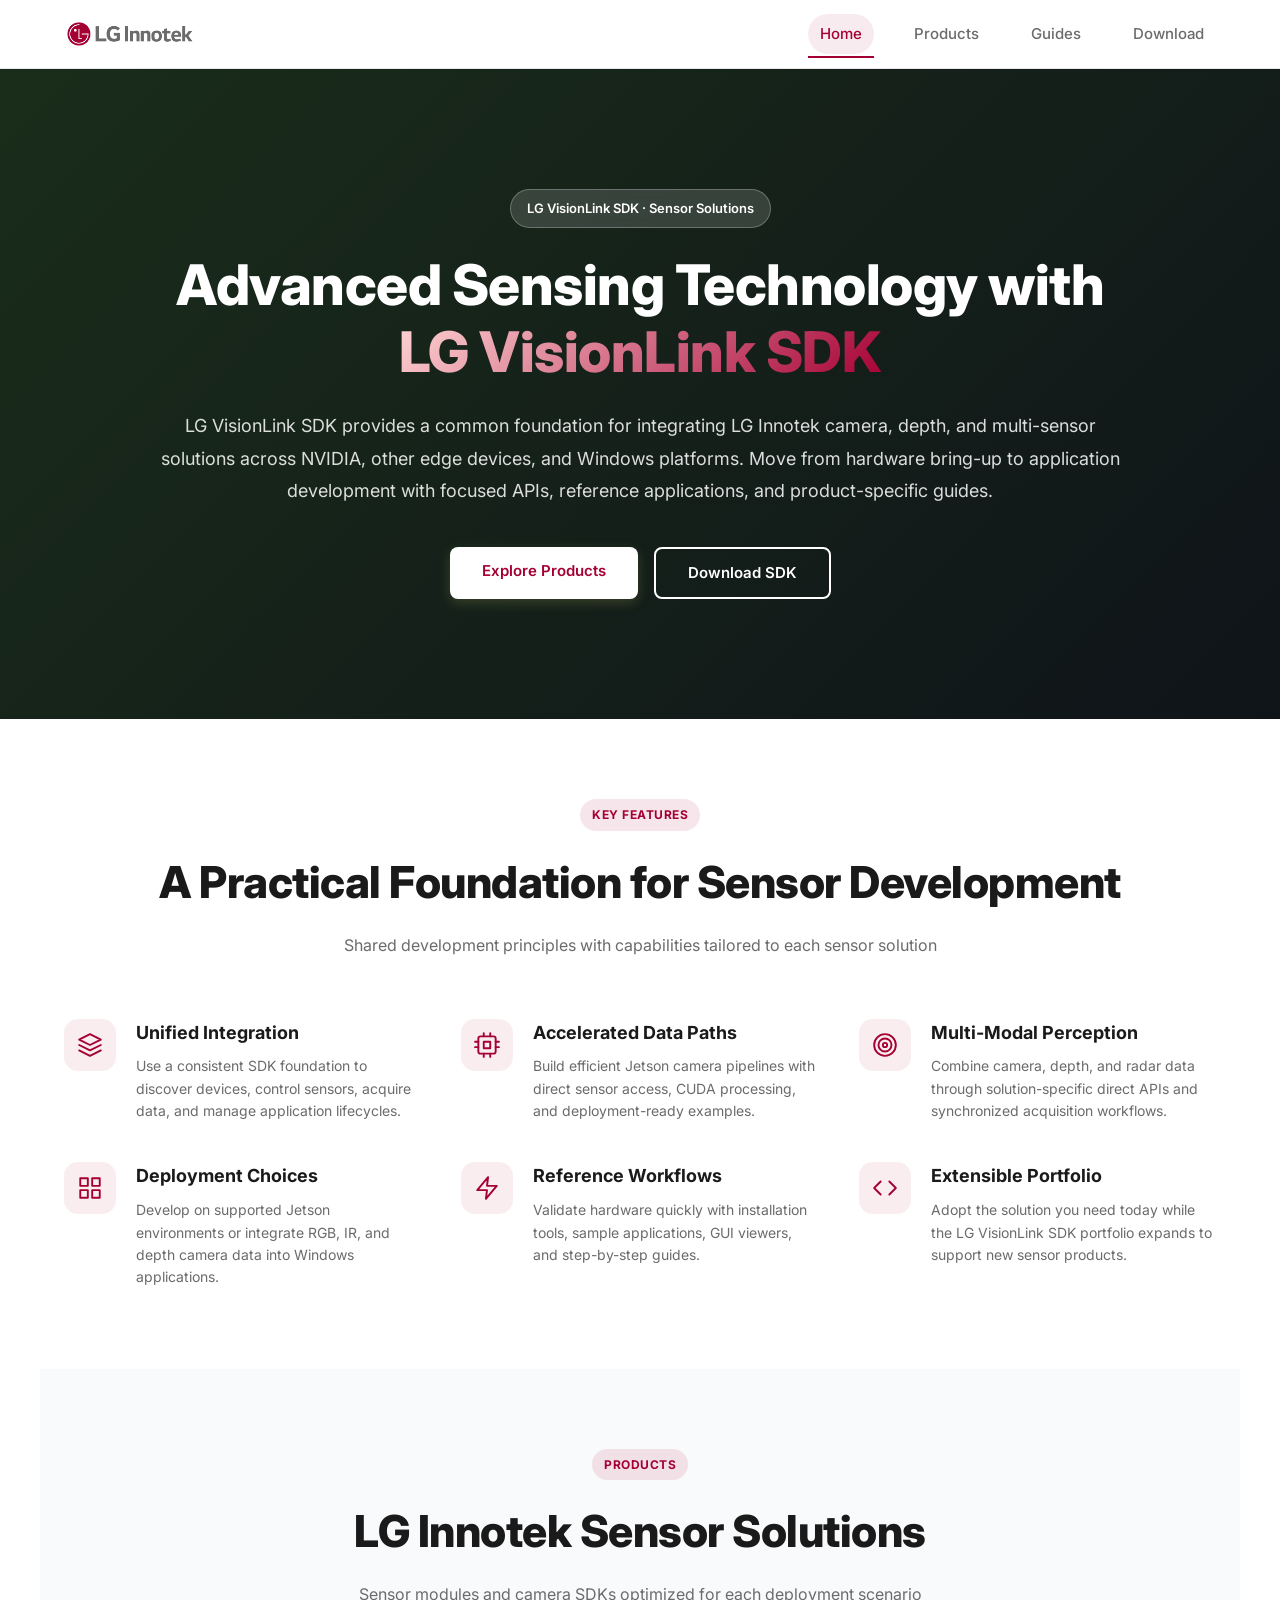
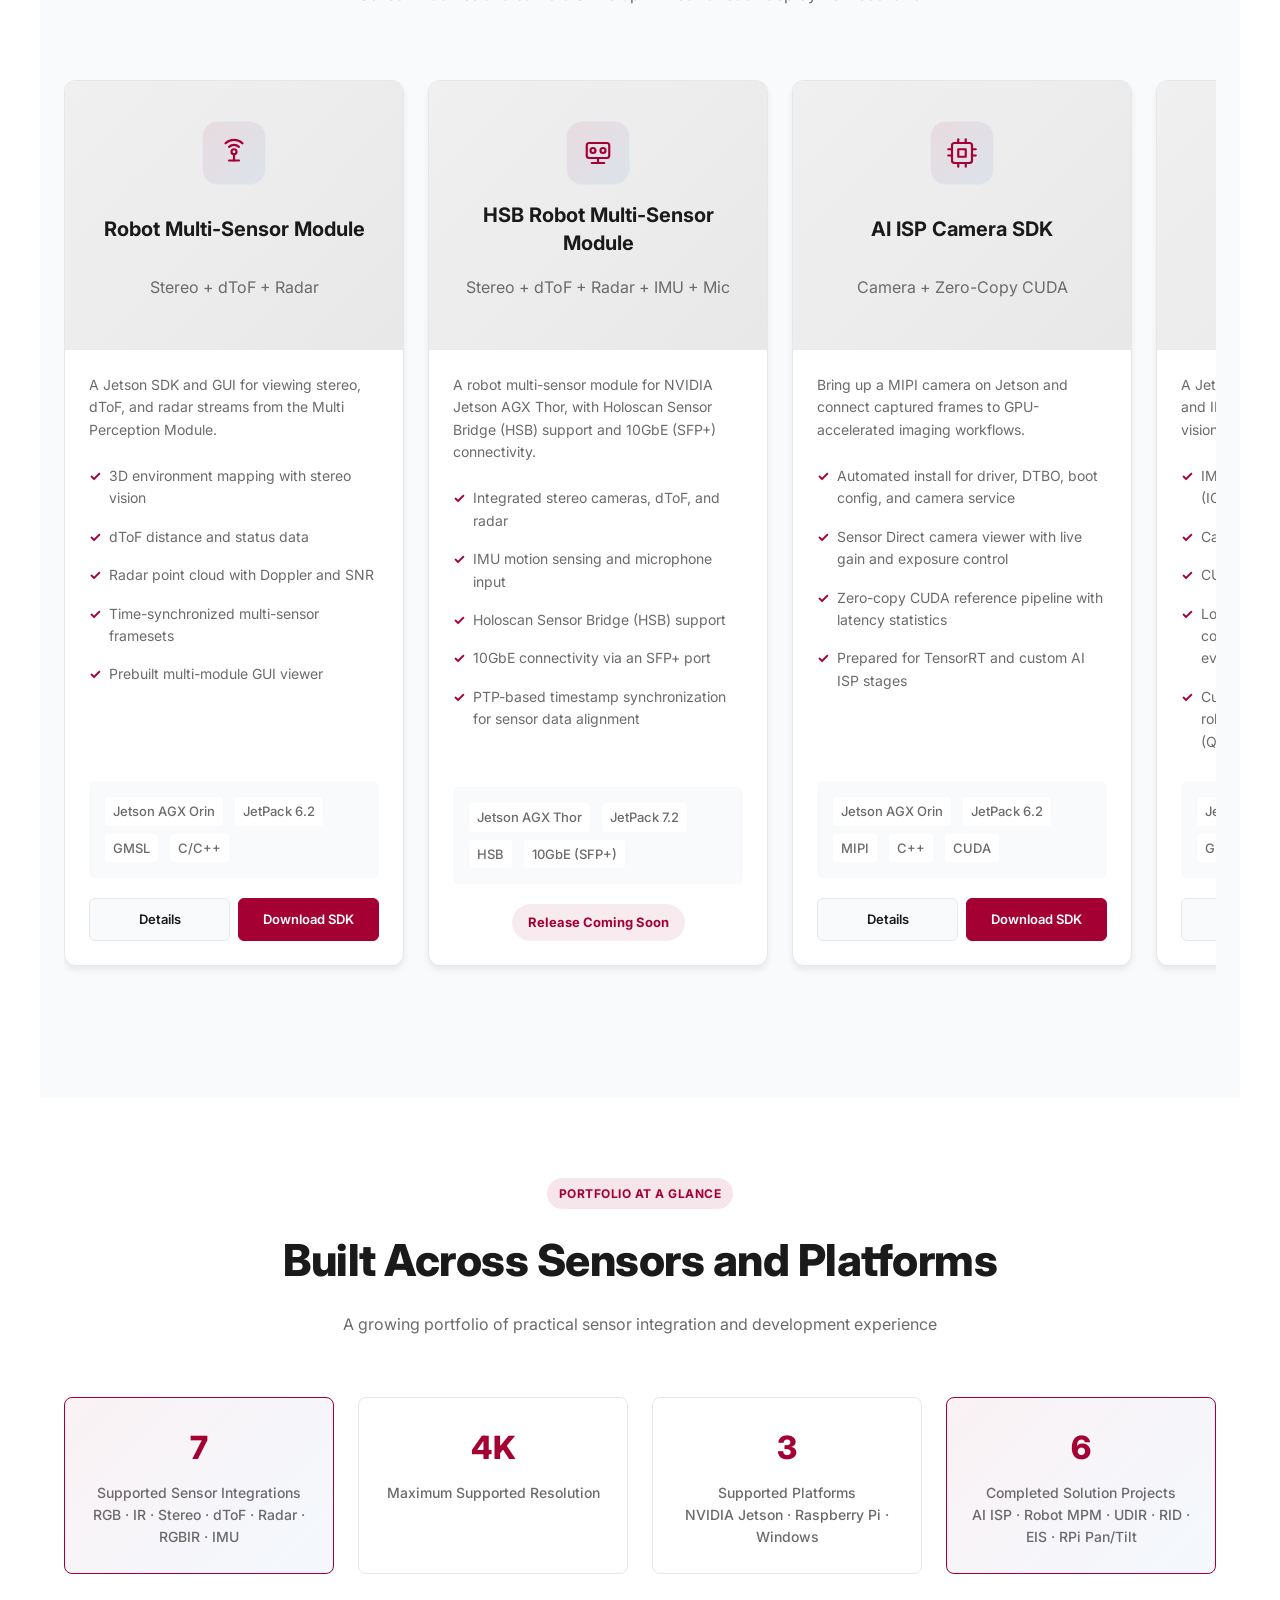
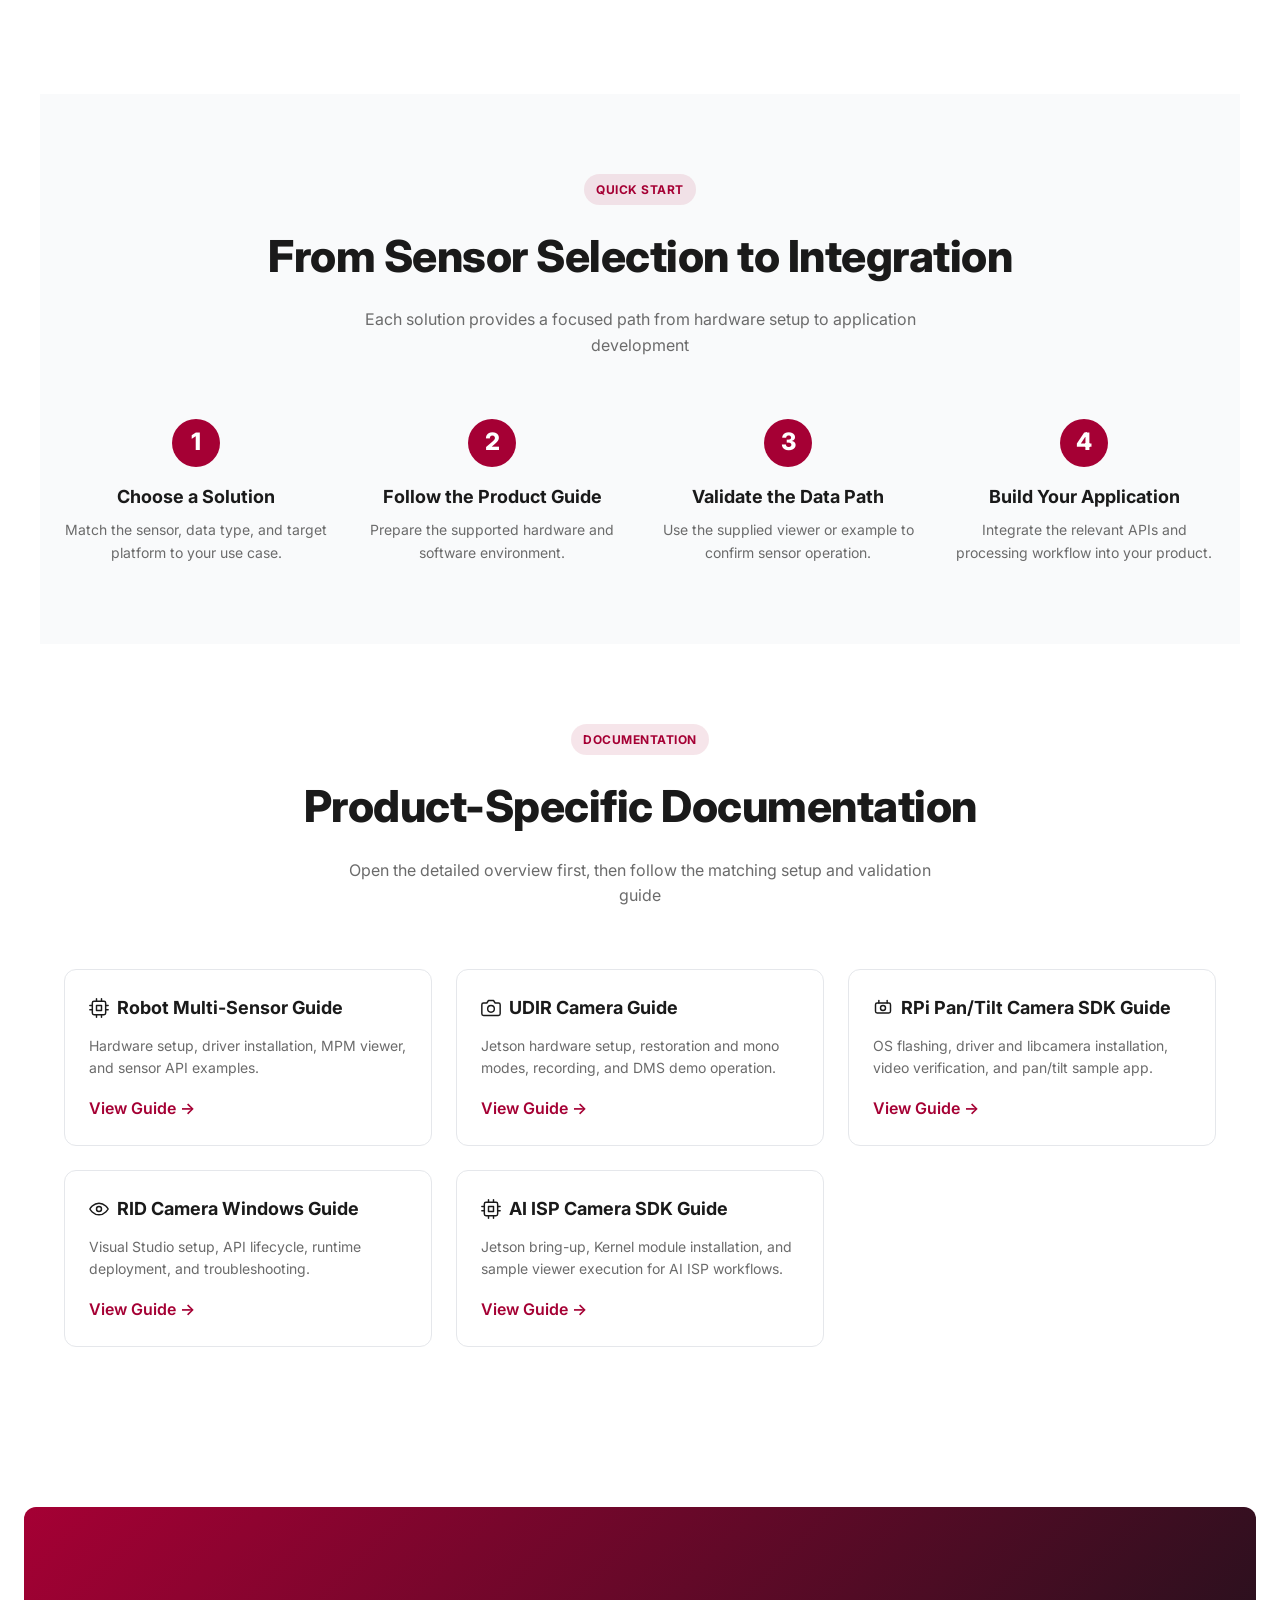
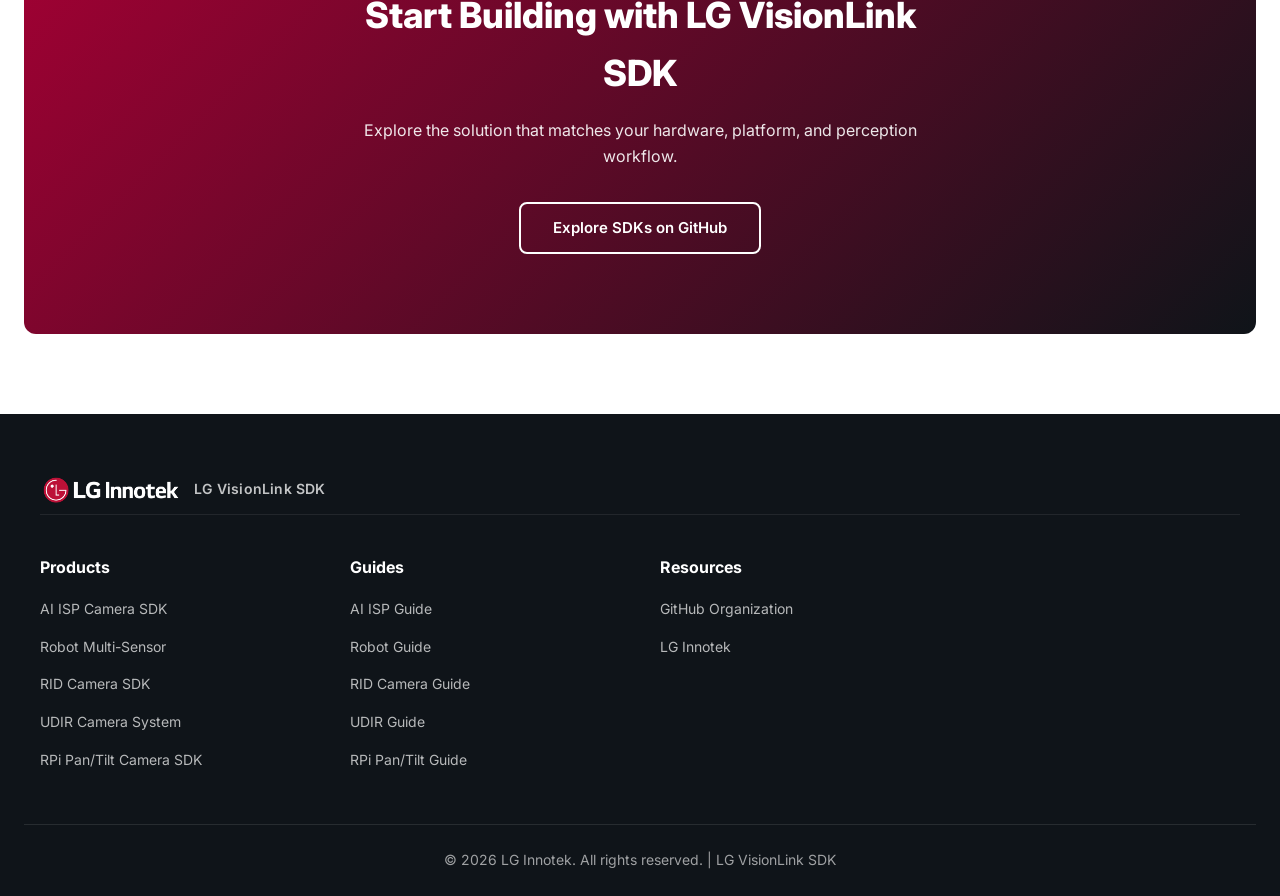
<file: index.html>
<!DOCTYPE html>
<html lang="en">

<head>
  <meta charset="UTF-8" />
  <meta name="viewport" content="width=device-width, initial-scale=1.0" />
  <meta name="description"
    content="LG VisionLink SDK connects LG Innotek camera, depth, and multi-sensor solutions through deployment-ready APIs, tools, examples, and guides." />
  <title>LG VisionLink SDK</title>
  <link rel="preconnect" href="https://fonts.googleapis.com" />
  <link rel="preconnect" href="https://fonts.gstatic.com" crossorigin />
  <link href="https://fonts.googleapis.com/css2?family=Inter:wght@400;500;600;700;800;900&display=swap"
    rel="stylesheet" />
  <link rel="icon" href="assets/LG_logo.png?v=20260709" type="image/png" />
  <link rel="stylesheet" href="styles.css?v=20260709" />
</head>

<body>

  <!-- Header -->
  <header>
    <div class="header-inner">
      <a data-link="home" class="logo">
        <img src="assets/logo-lginnotek.png" alt="LG Innotek logo" class="logo-image" />
        <span class="sr-only">LG VisionLink SDK</span>
      </a>
      <nav>
        <a data-link="home" class="active">Home</a>
        <a data-link="products">Products</a>
        <details class="nav-dropdown">
          <summary>Guides</summary>
          <div class="dropdown-menu">
            <details class="sub-nav-dropdown">
              <summary>Robot Multi-Sensor</summary>
              <div class="sub-dropdown-menu">
                <a data-link="robotDetails">Details</a>
                <a data-link="robotGuide">Guide</a>
              </div>
            </details>
            <details class="sub-nav-dropdown">
              <summary>AI ISP Camera SDK</summary>
              <div class="sub-dropdown-menu">
                <a data-link="aiispDetails">Details</a>
                <a data-link="aiispGuide">Guide</a>
              </div>
            </details>
            <details class="sub-nav-dropdown">
              <summary>RID Camera SDK</summary>
              <div class="sub-dropdown-menu">
                <a data-link="dmsDetails">Details</a>
                <a data-link="dmsGuide">Guide</a>
              </div>
            </details>
            <details class="sub-nav-dropdown">
              <summary>UDIR Camera</summary>
              <div class="sub-dropdown-menu">
                <a data-link="underdisplayDetails">Details</a>
                <a data-link="underdisplayGuide">Guide</a>
              </div>
            </details>
            <details class="sub-nav-dropdown">
              <summary>RPi Pan/Tilt Camera SDK</summary>
              <div class="sub-dropdown-menu">
                <a data-link="rpiDetails">Details</a>
                <a data-link="rpiGuide">Guide</a>
              </div>
            </details>
          </div>
        </details>
        <a data-link="sdkPages" target="_blank" rel="noopener">Download</a>
      </nav>
    </div>
  </header>

  <!-- Hero Section -->
  <section class="hero">
    <div class="hero-inner">
      <div class="hero-badge">LG VisionLink SDK · Sensor Solutions</div>
      <h1>Advanced Sensing Technology with <br /><span>LG VisionLink SDK</span></h1>
      <p>
        LG VisionLink SDK provides a common foundation for integrating LG Innotek camera,
        depth, and multi-sensor solutions across NVIDIA, other edge devices, and Windows platforms. Move from hardware
        bring-up to application development with focused APIs, reference applications,
        and product-specific guides.
      </p>
      <div class="hero-actions">
        <a data-link="products" class="btn btn-primary">Explore Products</a>
        <a data-link="allSdks" target="_blank" rel="noopener" class="btn btn-secondary">Download SDK</a>
      </div>
    </div>
  </section>

  <!-- Key Features -->
  <section class="section">
    <div class="section-header">
      <div class="section-badge">Key Features</div>
      <h2>A Practical Foundation for Sensor Development</h2>
      <p>Shared development principles with capabilities tailored to each sensor solution</p>
    </div>
    <div class="features-list">
      <div class="feature-item">
        <div class="feature-icon"><svg viewBox="0 0 24 24" fill="none" stroke="currentColor" stroke-width="1.75"
            stroke-linecap="round" stroke-linejoin="round">
            <polygon points="12 2 2 7 12 12 22 7 12 2" />
            <polyline points="2 17 12 22 22 17" />
            <polyline points="2 12 12 17 22 12" />
          </svg></div>
        <div class="feature-content">
          <h3>Unified Integration</h3>
          <p>Use a consistent SDK foundation to discover devices, control sensors, acquire data, and manage application
            lifecycles.</p>
        </div>
      </div>
      <div class="feature-item">
        <div class="feature-icon"><svg viewBox="0 0 24 24" fill="none" stroke="currentColor" stroke-width="1.75"
            stroke-linecap="round" stroke-linejoin="round">
            <rect x="4" y="4" width="16" height="16" rx="2" />
            <rect x="9" y="9" width="6" height="6" />
            <line x1="9" y1="1" x2="9" y2="4" />
            <line x1="15" y1="1" x2="15" y2="4" />
            <line x1="9" y1="20" x2="9" y2="23" />
            <line x1="15" y1="20" x2="15" y2="23" />
            <line x1="20" y1="9" x2="23" y2="9" />
            <line x1="20" y1="14" x2="23" y2="14" />
            <line x1="1" y1="9" x2="4" y2="9" />
            <line x1="1" y1="14" x2="4" y2="14" />
          </svg></div>
        <div class="feature-content">
          <h3>Accelerated Data Paths</h3>
          <p>Build efficient Jetson camera pipelines with direct sensor access, CUDA processing, and deployment-ready
            examples.</p>
        </div>
      </div>
      <div class="feature-item">
        <div class="feature-icon"><svg viewBox="0 0 24 24" fill="none" stroke="currentColor" stroke-width="1.75"
            stroke-linecap="round" stroke-linejoin="round">
            <circle cx="12" cy="12" r="10" />
            <circle cx="12" cy="12" r="6" />
            <circle cx="12" cy="12" r="2" />
          </svg></div>
        <div class="feature-content">
          <h3>Multi-Modal Perception</h3>
          <p>Combine camera, depth, and radar data through solution-specific direct APIs and synchronized acquisition
            workflows.</p>
        </div>
      </div>
      <div class="feature-item">
        <div class="feature-icon"><svg viewBox="0 0 24 24" fill="none" stroke="currentColor" stroke-width="1.75"
            stroke-linecap="round" stroke-linejoin="round">
            <rect x="3" y="3" width="7" height="7" />
            <rect x="14" y="3" width="7" height="7" />
            <rect x="14" y="14" width="7" height="7" />
            <rect x="3" y="14" width="7" height="7" />
          </svg></div>
        <div class="feature-content">
          <h3>Deployment Choices</h3>
          <p>Develop on supported Jetson environments or integrate RGB, IR, and depth camera data into Windows
            applications.</p>
        </div>
      </div>
      <div class="feature-item">
        <div class="feature-icon"><svg viewBox="0 0 24 24" fill="none" stroke="currentColor" stroke-width="1.75"
            stroke-linecap="round" stroke-linejoin="round">
            <polygon points="13 2 3 14 12 14 11 22 21 10 12 10 13 2" />
          </svg></div>
        <div class="feature-content">
          <h3>Reference Workflows</h3>
          <p>Validate hardware quickly with installation tools, sample applications, GUI viewers, and step-by-step
            guides.</p>
        </div>
      </div>
      <div class="feature-item">
        <div class="feature-icon"><svg viewBox="0 0 24 24" fill="none" stroke="currentColor" stroke-width="1.75"
            stroke-linecap="round" stroke-linejoin="round">
            <polyline points="16 18 22 12 16 6" />
            <polyline points="8 6 2 12 8 18" />
          </svg></div>
        <div class="feature-content">
          <h3>Extensible Portfolio</h3>
          <p>Adopt the solution you need today while the LG VisionLink SDK portfolio expands to support new sensor
            products.</p>
        </div>
      </div>
    </div>
  </section>

  <!-- Products Section -->
  <section class="section light" id="products">
    <div class="section-header">
      <div class="section-badge">Products</div>
      <h2>LG Innotek Sensor Solutions</h2>
      <p>Sensor modules and camera SDKs optimized for each deployment scenario</p>
    </div>
    <div class="products-grid">
      <!-- Product 1: Robot -->
      <div class="product-card">
        <div class="product-header">
          <div class="product-icon"><svg viewBox="0 0 24 24" fill="none" stroke="currentColor" stroke-width="1.75"
              stroke-linecap="round" stroke-linejoin="round" aria-hidden="true">
              <circle cx="12" cy="11" r="2" />
              <path d="M8.05 7.05a6 6 0 0 1 7.9 0" />
              <path d="M5.22 4.22a10 10 0 0 1 13.56 0" />
              <line x1="12" y1="13" x2="12" y2="18" />
              <line x1="8" y1="18" x2="16" y2="18" />
            </svg></div>
          <h3>Robot Multi-Sensor Module</h3>
          <p class="product-subtext">Stereo + dToF + Radar</p>
        </div>
        <div class="product-body">
          <p style="font-size: 14px; color: #6b6b6b; margin-bottom: 16px;">
            A Jetson SDK and GUI for viewing stereo, dToF, and radar streams from the Multi Perception Module.
          </p>
          <ul class="product-features">
            <li>3D environment mapping with stereo vision</li>
            <li>dToF distance and status data</li>
            <li>Radar point cloud with Doppler and SNR</li>
            <li>Time-synchronized multi-sensor framesets</li>
            <li>Prebuilt multi-module GUI viewer</li>
          </ul>
          <div class="product-specs">
            <span class="spec-tag">Jetson AGX Orin</span>
            <span class="spec-tag">JetPack 6.2</span>
            <span class="spec-tag">GMSL</span>
            <span class="spec-tag">C/C++</span>
          </div>
          <div class="product-actions">
            <a data-link="robotDetails" class="learn-more">Details</a>
            <a data-link="robotSdk" target="_blank" rel="noopener" class="download-btn">Download SDK</a>
          </div>
        </div>
      </div>

      <!-- HSB Robot Multi-Sensor Module: Release Coming Soon -->
      <div class="product-card product-card-upcoming">
        <div class="product-header">
          <div class="product-icon"><svg viewBox="0 0 24 24" fill="none" stroke="currentColor" stroke-width="1.75"
              stroke-linecap="round" stroke-linejoin="round" aria-hidden="true">
              <rect x="3" y="4" width="18" height="12" rx="2" />
              <circle cx="8" cy="10" r="2" />
              <circle cx="16" cy="10" r="2" />
              <path d="M12 16v4M7 20h10" />
            </svg></div>
          <h3>HSB Robot Multi-Sensor Module</h3>
          <p class="product-subtext">Stereo + dToF + Radar + IMU + Mic</p>
        </div>
        <div class="product-body">
          <p style="font-size: 14px; color: #6b6b6b; margin-bottom: 16px;">
            A robot multi-sensor module for NVIDIA Jetson AGX Thor, with Holoscan Sensor Bridge
            (HSB) support and 10GbE (SFP+) connectivity.
          </p>
          <ul class="product-features">
            <li>Integrated stereo cameras, dToF, and radar</li>
            <li>IMU motion sensing and microphone input</li>
            <li>Holoscan Sensor Bridge (HSB) support</li>
            <li>10GbE connectivity via an SFP+ port</li>
            <li>PTP-based timestamp synchronization for sensor data alignment</li>
          </ul>
          <div class="product-specs">
            <span class="spec-tag">Jetson AGX Thor</span>
            <span class="spec-tag">JetPack 7.2</span>
            <span class="spec-tag">HSB</span>
            <span class="spec-tag">10GbE (SFP+)</span>
          </div>
          <div class="product-availability">
            <span class="product-status">Release Coming Soon</span>
          </div>
        </div>
      </div>

      <!-- Product 2: AI ISP Camera SDK -->
      <div class="product-card">
        <div class="product-header">
          <div class="product-icon"><svg viewBox="0 0 24 24" fill="none" stroke="currentColor" stroke-width="1.75"
              stroke-linecap="round" stroke-linejoin="round">
              <rect x="4" y="4" width="16" height="16" rx="2" />
              <rect x="9" y="9" width="6" height="6" />
              <line x1="9" y1="1" x2="9" y2="4" />
              <line x1="15" y1="1" x2="15" y2="4" />
              <line x1="9" y1="20" x2="9" y2="23" />
              <line x1="15" y1="20" x2="15" y2="23" />
              <line x1="20" y1="9" x2="23" y2="9" />
              <line x1="20" y1="14" x2="23" y2="14" />
              <line x1="1" y1="9" x2="4" y2="9" />
              <line x1="1" y1="14" x2="4" y2="14" />
            </svg></div>
          <h3>AI ISP Camera SDK</h3>
          <p class="product-subtext">Camera + Zero-Copy CUDA</p>
        </div>
        <div class="product-body">
          <p style="font-size: 14px; color: #6b6b6b; margin-bottom: 16px;">
            Bring up a MIPI camera on Jetson and connect captured frames to GPU-accelerated imaging workflows.
          </p>
          <ul class="product-features">
            <li>Automated install for driver, DTBO, boot config, and camera service</li>
            <li>Sensor Direct camera viewer with live gain and exposure control</li>
            <li>Zero-copy CUDA reference pipeline with latency statistics</li>
            <li>Prepared for TensorRT and custom AI ISP stages</li>
          </ul>
          <div class="product-specs">
            <span class="spec-tag">Jetson AGX Orin</span>
            <span class="spec-tag">JetPack 6.2</span>
            <span class="spec-tag">MIPI</span>
            <span class="spec-tag">C++</span>
            <span class="spec-tag">CUDA</span>
          </div>
          <div class="product-actions">
            <a data-link="aiispDetails" class="learn-more">Details</a>
            <a data-link="aiispSdk" target="_blank" rel="noopener" class="download-btn">Download SDK</a>
          </div>
        </div>
      </div>

      <!-- Product 3: EIS Camera SDK -->
      <div class="product-card">
        <div class="product-header">
          <div class="product-icon"><svg viewBox="0 0 24 24" fill="none" stroke="currentColor" stroke-width="1.75"
              stroke-linecap="round" stroke-linejoin="round" aria-hidden="true">
              <path
                d="M8 3H5a2 2 0 0 0-2 2v3M16 3h3a2 2 0 0 1 2 2v3M21 16v3a2 2 0 0 1-2 2h-3M8 21H5a2 2 0 0 1-2-2v-3" />
              <circle cx="12" cy="12" r="3" />
            </svg></div>
          <h3>EIS Camera SDK</h3>
          <p class="product-subtext">Camera + IMU + Stabilization</p>
        </div>
        <div class="product-body">
          <p style="font-size: 14px; color: #6b6b6b; margin-bottom: 16px;">
            A Jetson SDK combining camera frames and IMU motion data to stabilize on-robot vision under dynamic motion.
          </p>
          <ul class="product-features">
            <li>IMU-driven real-time image stabilization<br />(ICM-45686-S · 6-axis · 400 Hz)</li>
            <li>Camera–IMU timestamp alignment</li>
            <li>CUDA-accelerated image warping</li>
            <li>Local viewer for EIS ON/OFF comparison, tuning, and signal evaluation</li>
            <li>Customizable tuning recipes for diverse robot motion profiles<br />(Quadruped · Biped · AMR · AVR)</li>
          </ul>
          <div class="product-specs">
            <span class="spec-tag">Jetson AGX Orin</span>
            <span class="spec-tag">JetPack 6.2</span>
            <span class="spec-tag">GMSL</span>
            <span class="spec-tag">C++</span>
            <span class="spec-tag">CUDA</span>
          </div>
          <div class="product-actions">
            <a href="http://150.150.87.159:8080/" target="_blank" rel="noopener" class="learn-more"
              title="Accessible only on the internal network">Access EIS · Internal Only</a>
          </div>
        </div>
      </div>

      <!-- Product 4: RID Camera SDK -->
      <div class="product-card">
        <div class="product-header">
          <div class="product-icon"><svg viewBox="0 0 24 24" fill="none" stroke="currentColor" stroke-width="1.75"
              stroke-linecap="round" stroke-linejoin="round">
              <path d="M1 12s4-7 11-7 11 7 11 7-4 7-11 7-11-7-11-7z" />
              <circle cx="12" cy="12" r="3" />
            </svg></div>
          <h3>RID Camera SDK</h3>
          <p class="product-subtext">RGB + IR + Structured-Light Depth</p>
        </div>
        <div class="product-body">
          <p style="font-size: 14px; color: #6b6b6b; margin-bottom: 16px;">
            A Windows C/C++ SDK for controlling the LG Innotek RID camera and acquiring images and 3D point clouds.
          </p>
          <ul class="product-features">
            <li>Five RGB, IR, depth, and dual capture modes</li>
            <li>Instant mode switching without stream restart</li>
            <li>BGR24 images and structured-light 3D points</li>
            <li>Runtime gain, exposure, and illumination control</li>
          </ul>
          <div class="product-specs">
            <span class="spec-tag">Windows</span>
            <span class="spec-tag">Jetson AGX Orin</span>
            <span class="spec-tag">GMSL</span>
            <span class="spec-tag">C++</span>
          </div>
          <div class="product-actions">
            <a data-link="dmsDetails" class="learn-more">Details</a>
            <a data-link="dmsSdk" target="_blank" rel="noopener" class="download-btn">Download SDK</a>
          </div>
        </div>
      </div>

      <!-- Product 5: UDIR Camera -->
      <div class="product-card">
        <div class="product-header">
          <div class="product-icon"><svg viewBox="0 0 24 24" fill="none" stroke="currentColor" stroke-width="1.75"
              stroke-linecap="round" stroke-linejoin="round">
              <path d="M23 19a2 2 0 0 1-2 2H3a2 2 0 0 1-2-2V8a2 2 0 0 1 2-2h4l2-3h6l2 3h4a2 2 0 0 1 2 2z" />
              <circle cx="12" cy="13" r="4" />
            </svg></div>
          <h3>UDIR Camera System</h3>
          <p class="product-subtext">Under Display Infrared Camera</p>
        </div>
        <div class="product-body">
          <p style="font-size: 14px; color: #6b6b6b; margin-bottom: 16px;">
            A DMS infrared camera concealed behind an automotive display, with Jetson AI restoring image quality
            degraded by panel transmission.
          </p>
          <ul class="product-features">
            <li>1280×960 RAW10 fixed-focus IR camera</li>
            <li>Less visually intrusive behind-display integration</li>
            <li>TensorRT and CUDA restoration of panel degradation</li>
            <li>Restored and standard mono viewing modes</li>
            <li>Face and eye-blink monitoring demo</li>
          </ul>
          <div class="product-specs">
            <span class="spec-tag">Jetson AGX Orin</span>
            <span class="spec-tag">JetPack 5</span>
            <span class="spec-tag">GMSL</span>
            <span class="spec-tag">Python</span>
            <span class="spec-tag">TensorRT</span>
          </div>
          <div class="product-actions">
            <a data-link="underdisplayDetails" class="learn-more">Details</a>
            <a data-link="underdisplaySdk" target="_blank" rel="noopener" class="download-btn">Download SDK</a>
          </div>
        </div>
      </div>

      <!-- Product 6: Raspberry Pi Pan/Tilt Camera SDK -->
      <div class="product-card">
        <div class="product-header">
          <div class="product-icon"><svg viewBox="0 0 24 24" fill="none" stroke="currentColor" stroke-width="1.75"
              stroke-linecap="round" stroke-linejoin="round" aria-hidden="true">
              <rect x="3" y="6" width="18" height="12" rx="2" />
              <circle cx="12" cy="12" r="3" />
              <line x1="7" y1="3" x2="7" y2="6" />
              <line x1="17" y1="3" x2="17" y2="6" />
            </svg></div>
          <h3>RPi Pan/Tilt Camera SDK</h3>
          <p class="product-subtext">Camera + ISP + Pan/Tilt</p>
        </div>
        <div class="product-body">
          <p style="font-size: 14px; color: #6b6b6b; margin-bottom: 16px;">
            A Raspberry Pi Zero 2 W package for bringing up a 4K camera with a custom libcamera build and a pan/tilt
            actuator.
          </p>
          <ul class="product-features">
            <li>One-step install of camera and tilt kernel drivers, DT overlay, and libcamera</li>
            <li>3840×2160 and binned 2016×1512 RAW10 modes</li>
            <li>ISP-tuned libcamera build for rpicam-* apps</li>
            <li>pantilt-viewer sample with live preview and JPEG capture</li>
          </ul>
          <div class="product-specs">
            <span class="spec-tag">Raspberry Pi Zero 2 W</span>
            <span class="spec-tag">Bookworm 32-bit</span>
            <span class="spec-tag">MIPI</span>
            <span class="spec-tag">libcamera</span>
            <span class="spec-tag">C++</span>
          </div>
          <div class="product-actions">
            <a data-link="rpiDetails" class="learn-more">Details</a>
            <a data-link="rpiSdk" download class="download-btn">Download SDK</a>
          </div>
        </div>
      </div>
    </div>
  </section>

  <!-- Portfolio at a Glance -->
  <section class="section">
    <div class="section-header">
      <div class="section-badge">Portfolio at a Glance</div>
      <h2>Built Across Sensors and Platforms</h2>
      <p>A growing portfolio of practical sensor integration and development experience</p>
    </div>
    <div class="tech-specs">
      <div class="spec-card highlight">
        <div class="spec-number">7</div>
        <div class="spec-label">Supported Sensor Integrations<br />RGB · IR · Stereo · dToF · Radar · RGBIR · IMU</div>
      </div>
      <div class="spec-card">
        <div class="spec-number">4K</div>
        <div class="spec-label">Maximum Supported Resolution</div>
      </div>
      <div class="spec-card">
        <div class="spec-number">3</div>
        <div class="spec-label">Supported Platforms<br />NVIDIA Jetson · Raspberry Pi · Windows</div>
      </div>
      <div class="spec-card highlight">
        <div class="spec-number">6</div>
        <div class="spec-label">Completed Solution Projects<br />AI ISP · Robot MPM · UDIR · RID · EIS · RPi Pan/Tilt
        </div>
      </div>
    </div>
  </section>

  <!-- Quick Start -->
  <section class="section light">
    <div class="section-header">
      <div class="section-badge">Quick Start</div>
      <h2>From Sensor Selection to Integration</h2>
      <p>Each solution provides a focused path from hardware setup to application development</p>
    </div>
    <div style="display: grid; grid-template-columns: repeat(auto-fit, minmax(250px, 1fr)); gap: 32px;">
      <div style="text-align: center;">
        <div
          style="background: linear-gradient(135deg, #a50034, #a50034); color: white; width: 48px; height: 48px; border-radius: 50%; display: flex; align-items: center; justify-content: center; font-size: 24px; font-weight: 800; margin: 0 auto 16px;">
          1</div>
        <h3 style="font-size: 18px; font-weight: 700; margin-bottom: 8px;">Choose a Solution</h3>
        <p style="font-size: 14px; color: #6b6b6b;">Match the sensor, data type, and target platform to your use case.
        </p>
      </div>
      <div style="text-align: center;">
        <div
          style="background: linear-gradient(135deg, #a50034, #a50034); color: white; width: 48px; height: 48px; border-radius: 50%; display: flex; align-items: center; justify-content: center; font-size: 24px; font-weight: 800; margin: 0 auto 16px;">
          2</div>
        <h3 style="font-size: 18px; font-weight: 700; margin-bottom: 8px;">Follow the Product Guide</h3>
        <p style="font-size: 14px; color: #6b6b6b;">Prepare the supported hardware and software environment.</p>
      </div>
      <div style="text-align: center;">
        <div
          style="background: linear-gradient(135deg, #a50034, #a50034); color: white; width: 48px; height: 48px; border-radius: 50%; display: flex; align-items: center; justify-content: center; font-size: 24px; font-weight: 800; margin: 0 auto 16px;">
          3</div>
        <h3 style="font-size: 18px; font-weight: 700; margin-bottom: 8px;">Validate the Data Path</h3>
        <p style="font-size: 14px; color: #6b6b6b;">Use the supplied viewer or example to confirm sensor operation.</p>
      </div>
      <div style="text-align: center;">
        <div
          style="background: linear-gradient(135deg, #a50034, #a50034); color: white; width: 48px; height: 48px; border-radius: 50%; display: flex; align-items: center; justify-content: center; font-size: 24px; font-weight: 800; margin: 0 auto 16px;">
          4</div>
        <h3 style="font-size: 18px; font-weight: 700; margin-bottom: 8px;">Build Your Application</h3>
        <p style="font-size: 14px; color: #6b6b6b;">Integrate the relevant APIs and processing workflow into your
          product.</p>
      </div>
    </div>
  </section>

  <!-- Documentation -->
  <section class="section">
    <div class="section-header">
      <div class="section-badge">Documentation</div>
      <h2>Product-Specific Documentation</h2>
      <p>Open the detailed overview first, then follow the matching setup and validation guide</p>
    </div>
    <div style="display: grid; grid-template-columns: repeat(auto-fit, minmax(280px, 1fr)); gap: 24px;">
      <div
        style="background: white; border: 1px solid #e5e7eb; border-radius: 12px; padding: 24px; transition: all 0.3s;"
        onmouseover="this.style.transform='translateY(-4px)'; this.style.boxShadow='0 10px 25px rgba(0,0,0,0.1)'"
        onmouseout="this.style.transform='translateY(0)'; this.style.boxShadow='0 4px 6px rgba(0,0,0,0.07)'">
        <h3 style="font-size: 18px; font-weight: 700; margin-bottom: 12px;"><svg viewBox="0 0 24 24" fill="none"
            stroke="currentColor" stroke-width="1.75" stroke-linecap="round" stroke-linejoin="round"
            style="width: 20px; height: 20px; display: inline; margin-right: 8px; vertical-align: -4px;">
            <rect x="4" y="4" width="16" height="16" rx="2" />
            <rect x="9" y="9" width="6" height="6" />
            <line x1="9" y1="1" x2="9" y2="4" />
            <line x1="15" y1="1" x2="15" y2="4" />
            <line x1="9" y1="20" x2="9" y2="23" />
            <line x1="15" y1="20" x2="15" y2="23" />
            <line x1="20" y1="9" x2="23" y2="9" />
            <line x1="20" y1="14" x2="23" y2="14" />
            <line x1="1" y1="9" x2="4" y2="9" />
            <line x1="1" y1="14" x2="4" y2="14" />
          </svg>Robot Multi-Sensor Guide</h3>
        <p style="font-size: 14px; color: #6b6b6b; margin-bottom: 16px;">Hardware setup, driver installation, MPM
          viewer, and sensor API examples.</p>
        <a data-link="robotGuide" style="color: #a50034; text-decoration: none; font-weight: 600;">View Guide →</a>
      </div>
      <div
        style="background: white; border: 1px solid #e5e7eb; border-radius: 12px; padding: 24px; transition: all 0.3s;"
        onmouseover="this.style.transform='translateY(-4px)'; this.style.boxShadow='0 10px 25px rgba(0,0,0,0.1)'"
        onmouseout="this.style.transform='translateY(0)'; this.style.boxShadow='0 4px 6px rgba(0,0,0,0.07)'">
        <h3 style="font-size: 18px; font-weight: 700; margin-bottom: 12px;"><svg viewBox="0 0 24 24" fill="none"
            stroke="currentColor" stroke-width="1.75" stroke-linecap="round" stroke-linejoin="round"
            style="width: 20px; height: 20px; display: inline; margin-right: 8px; vertical-align: -4px;">
            <path d="M23 19a2 2 0 0 1-2 2H3a2 2 0 0 1-2-2V8a2 2 0 0 1 2-2h4l2-3h6l2 3h4a2 2 0 0 1 2 2z" />
            <circle cx="12" cy="13" r="4" />
          </svg>UDIR Camera Guide</h3>
        <p style="font-size: 14px; color: #6b6b6b; margin-bottom: 16px;">Jetson hardware setup, restoration and mono
          modes, recording, and DMS demo operation.</p>
        <a data-link="underdisplayGuide" style="color: #a50034; text-decoration: none; font-weight: 600;">View Guide
          →</a>
      </div>
      <div
        style="background: white; border: 1px solid #e5e7eb; border-radius: 12px; padding: 24px; transition: all 0.3s;"
        onmouseover="this.style.transform='translateY(-4px)'; this.style.boxShadow='0 10px 25px rgba(0,0,0,0.1)'"
        onmouseout="this.style.transform='translateY(0)'; this.style.boxShadow='0 4px 6px rgba(0,0,0,0.07)'">
        <h3 style="font-size: 18px; font-weight: 700; margin-bottom: 12px;"><svg viewBox="0 0 24 24" fill="none"
            stroke="currentColor" stroke-width="1.75" stroke-linecap="round" stroke-linejoin="round"
            style="width: 20px; height: 20px; display: inline; margin-right: 8px; vertical-align: -4px;">
            <rect x="3" y="6" width="18" height="12" rx="2" />
            <circle cx="12" cy="12" r="3" />
            <line x1="7" y1="3" x2="7" y2="6" />
            <line x1="17" y1="3" x2="17" y2="6" />
          </svg>RPi Pan/Tilt Camera SDK Guide</h3>
        <p style="font-size: 14px; color: #6b6b6b; margin-bottom: 16px;">OS flashing, driver and libcamera installation,
          video verification, and pan/tilt sample app.</p>
        <a data-link="rpiGuide" style="color: #a50034; text-decoration: none; font-weight: 600;">View Guide →</a>
      </div>
      <div
        style="background: white; border: 1px solid #e5e7eb; border-radius: 12px; padding: 24px; transition: all 0.3s;"
        onmouseover="this.style.transform='translateY(-4px)'; this.style.boxShadow='0 10px 25px rgba(0,0,0,0.1)'"
        onmouseout="this.style.transform='translateY(0)'; this.style.boxShadow='0 4px 6px rgba(0,0,0,0.07)'">
        <h3 style="font-size: 18px; font-weight: 700; margin-bottom: 12px;"><svg viewBox="0 0 24 24" fill="none"
            stroke="currentColor" stroke-width="1.75" stroke-linecap="round" stroke-linejoin="round"
            style="width: 20px; height: 20px; display: inline; margin-right: 8px; vertical-align: -4px;">
            <path d="M1 12s4-7 11-7 11 7 11 7-4 7-11 7-11-7-11-7z" />
            <circle cx="12" cy="12" r="3" />
          </svg>RID Camera Windows Guide</h3>
        <p style="font-size: 14px; color: #6b6b6b; margin-bottom: 16px;">Visual Studio setup, API lifecycle, runtime
          deployment, and troubleshooting.</p>
        <a data-link="dmsGuide" style="color: #a50034; text-decoration: none; font-weight: 600;">View Guide →</a>
      </div>
      <div
        style="background: white; border: 1px solid #e5e7eb; border-radius: 12px; padding: 24px; transition: all 0.3s;"
        onmouseover="this.style.transform='translateY(-4px)'; this.style.boxShadow='0 10px 25px rgba(0,0,0,0.1)'"
        onmouseout="this.style.transform='translateY(0)'; this.style.boxShadow='0 4px 6px rgba(0,0,0,0.07)'">
        <h3 style="font-size: 18px; font-weight: 700; margin-bottom: 12px;"><svg viewBox="0 0 24 24" fill="none"
            stroke="currentColor" stroke-width="1.75" stroke-linecap="round" stroke-linejoin="round"
            style="width: 20px; height: 20px; display: inline; margin-right: 8px; vertical-align: -4px;">
            <rect x="4" y="4" width="16" height="16" rx="2" />
            <rect x="9" y="9" width="6" height="6" />
            <line x1="9" y1="1" x2="9" y2="4" />
            <line x1="15" y1="1" x2="15" y2="4" />
            <line x1="9" y1="20" x2="9" y2="23" />
            <line x1="15" y1="20" x2="15" y2="23" />
            <line x1="20" y1="9" x2="23" y2="9" />
            <line x1="20" y1="14" x2="23" y2="14" />
            <line x1="1" y1="9" x2="4" y2="9" />
            <line x1="1" y1="14" x2="4" y2="14" />
          </svg>AI ISP Camera SDK Guide</h3>
        <p style="font-size: 14px; color: #6b6b6b; margin-bottom: 16px;">Jetson bring-up, Kernel module installation,
          and sample viewer execution for AI ISP workflows.</p>
        <a data-link="aiispGuide" style="color: #a50034; text-decoration: none; font-weight: 600;">View Guide →</a>
      </div>
    </div>
  </section>

  <!-- CTA Section -->
  <div class="cta-section">
    <div class="cta-inner">
      <h2>Start Building with LG VisionLink SDK</h2>
      <p>Explore the solution that matches your hardware, platform, and perception workflow.</p>
      <a data-link="allSdks" class="btn btn-secondary" target="_blank" rel="noopener">Explore SDKs on GitHub</a>
    </div>
  </div>

  <!-- Footer -->
  <footer>
    <div class="footer-content">
      <div class="footer-brand">
        <img src="assets/logo-lginnotek-white.png" alt="LG Innotek logo" />
        <p>LG VisionLink SDK</p>
      </div>
      <div class="footer-section">
        <h4>Products</h4>
        <ul>
          <li><a data-link="aiispDetails">AI ISP Camera SDK</a></li>
          <li><a data-link="robotDetails">Robot Multi-Sensor</a></li>
          <li><a data-link="dmsDetails">RID Camera SDK</a></li>
          <li><a data-link="underdisplayDetails">UDIR Camera System</a></li>
          <li><a data-link="rpiDetails">RPi Pan/Tilt Camera SDK</a></li>
        </ul>
      </div>
      <div class="footer-section">
        <h4>Guides</h4>
        <ul>
          <li><a data-link="aiispGuide">AI ISP Guide</a></li>
          <li><a data-link="robotGuide">Robot Guide</a></li>
          <li><a data-link="dmsGuide">RID Camera Guide</a></li>
          <li><a data-link="underdisplayGuide">UDIR Guide</a></li>
          <li><a data-link="rpiGuide">RPi Pan/Tilt Guide</a></li>
        </ul>
      </div>
      <div class="footer-section">
        <h4>Resources</h4>
        <ul>
          <li><a data-link="allSdks" target="_blank" rel="noopener">GitHub Organization</a></li>
          <li><a data-link="lgInnotekWebsite" target="_blank" rel="noopener">LG Innotek</a></li>
        </ul>
      </div>
    </div>
    <div class="footer-bottom">
      <p>&copy; 2026 LG Innotek. All rights reserved. | LG VisionLink SDK</p>
    </div>
  </footer>

  <script src="links.js"></script>
  <script src="navigation.js"></script>

</body>

</html>
</file>
<file: styles.css>
/* LG Innotek SDK - Modern Professional Stylesheet */

:root {
  /* Brand Colors */
  --lg-red: #a50034;
  --lg-gray: #6b6b6b;
  --lg-dark: #0f1419;
  --lg-light: #f8f9fa;
  --accent-blue: #1f7fd8;
  --accent-purple: #7c3aed;

  /* Neutrals */
  --text-primary: #1a1a1a;
  --text-secondary: #6b6b6b;
  --text-light: #999;
  --border: #e5e7eb;
  --bg-light: #f9fafb;
  --white: #ffffff;

  /* Shadows */
  --shadow-sm: 0 1px 2px rgba(0, 0, 0, 0.05);
  --shadow-md: 0 4px 6px rgba(0, 0, 0, 0.07);
  --shadow-lg: 0 10px 25px rgba(0, 0, 0, 0.1);
  --shadow-xl: 0 20px 40px rgba(0, 0, 0, 0.15);

  /* Logo Sizing */
  --logo-header-height: 30px;
  --logo-footer-height: 32px;
  --logo-header-height-mobile: 24px;
  --logo-footer-height-mobile: 26px;
}

* {
  box-sizing: border-box;
  margin: 0;
  padding: 0;
}

html {
  scroll-behavior: smooth;
}

body {
  font-family: 'Inter', -apple-system, BlinkMacSystemFont, 'Segoe UI', sans-serif;
  color: var(--text-primary);
  background: var(--white);
  line-height: 1.6;
}

/* ========== Header & Navigation ========== */
header {
  background: var(--white);
  border-bottom: 1px solid var(--border);
  position: sticky;
  top: 0;
  z-index: 100;
  box-shadow: var(--shadow-sm);
}

.header-inner {
  max-width: 1200px;
  margin: 0 auto;
  display: flex;
  align-items: center;
  justify-content: space-between;
  padding: 14px 24px;
}

.logo {
  display: flex;
  align-items: center;
  gap: 12px;
  text-decoration: none;
  font-weight: 700;
  min-height: var(--logo-header-height);
}

.logo-image {
  height: var(--logo-header-height);
  width: auto;
  display: block;
  object-fit: contain;
}

.sr-only {
  position: absolute;
  width: 1px;
  height: 1px;
  padding: 0;
  margin: -1px;
  overflow: hidden;
  clip: rect(0, 0, 0, 0);
  white-space: nowrap;
  border: 0;
}

.logo-badge {
  background: var(--lg-red);
  color: var(--white);
  padding: 4px 8px;
  border-radius: 4px;
  font-size: 12px;
  font-weight: 700;
  letter-spacing: 0.5px;
}

.logo-text {
  font-size: 18px;
  color: var(--lg-dark);
}

nav {
  display: flex;
  gap: 28px;
  align-items: center;
}

nav a,
.nav-dropdown>summary {
  color: var(--text-secondary);
  text-decoration: none;
  font-size: 15px;
  font-weight: 500;
  transition: color 0.2s, background-color 0.2s;
  position: relative;
  padding: 8px 12px;
  border-radius: 999px;
  background: var(--white);
}

.nav-dropdown {
  position: relative;
}

.nav-dropdown>summary {
  list-style: none;
  cursor: pointer;
}

.nav-dropdown>summary::-webkit-details-marker {
  display: none;
}

.nav-dropdown>summary::before {
  content: '';
}

nav a:hover,
.nav-dropdown>summary:hover {
  color: var(--white);
  background: var(--lg-red);
}

nav a.active {
  color: var(--lg-red);
  background: rgba(165, 0, 52, 0.08);
}

.nav-dropdown[open]>summary {
  color: var(--text-secondary);
  background: var(--white);
}

nav a::after,
.nav-dropdown>summary::after {
  content: '';
  position: absolute;
  bottom: -4px;
  left: 0;
  width: 0;
  height: 2px;
  background: var(--lg-red);
  transition: width 0.3s;
}

nav a.active::after {
  width: 100%;
}

.nav-dropdown[open]>summary::after {
  width: 0;
}

.dropdown-menu {
  position: absolute;
  top: calc(100% + 10px);
  right: 0;
  min-width: 220px;
  background: var(--white);
  border: 1px solid var(--border);
  border-radius: 10px;
  box-shadow: var(--shadow-lg);
  padding: 8px;
  display: grid;
  gap: 2px;
  z-index: 120;
}

.dropdown-menu {
  position: absolute;
  top: calc(100% + 10px);
  right: 0;
  min-width: 240px;
  background: var(--white);
  border: 1px solid var(--border);
  border-radius: 10px;
  box-shadow: var(--shadow-lg);
  padding: 8px;
  display: grid;
  gap: 2px;
  z-index: 120;
}

.dropdown-menu a {
  padding: 10px 12px;
  border-radius: 8px;
  font-size: 14px;
  color: var(--text-primary);
}

.dropdown-menu a::after {
  display: none;
}

.dropdown-menu a:hover {
  background: var(--bg-light);
  color: var(--lg-red);
}

/* Sub-dropdown menu */
.sub-nav-dropdown {
  position: relative;
}

.sub-nav-dropdown summary {
  list-style: none;
  cursor: pointer;
  padding: 10px 12px;
  border-radius: 8px;
  font-size: 14px;
  color: var(--text-primary);
  transition: all 0.2s;
}

.sub-nav-dropdown summary::-webkit-details-marker {
  display: none;
}

.sub-nav-dropdown summary::before {
  content: '';
}

.sub-nav-dropdown:hover summary {
  background: var(--bg-light);
  color: var(--lg-red);
}

.sub-dropdown-menu {
  position: absolute;
  left: 100%;
  top: 0;
  min-width: 140px;
  background: var(--white);
  border: 1px solid var(--border);
  border-radius: 8px;
  box-shadow: var(--shadow-lg);
  padding: 6px;
  display: grid;
  gap: 2px;
  z-index: 130;
  margin-left: 0;
}

.sub-dropdown-menu a {
  padding: 10px 14px;
  border-radius: 6px;
  font-size: 13px;
  color: var(--text-primary);
  text-decoration: none;
  transition: all 0.2s;
}

.sub-dropdown-menu a:hover {
  background: var(--lg-red);
  color: var(--white);
  font-weight: 600;
}

/* ========== Hero Section ========== */
.hero {
  /* [A] 미니멀 블랙  */
  /* background: linear-gradient(135deg, #1a1a1a, #0f1419); */
  /* [B] LG 그레이    */
  /* background: linear-gradient(135deg, #6b6b6b, #0f1419); */
  /* [C] 네이비 틴트  */
  /* background: linear-gradient(135deg, #2d2d44, #0f1419); */
  /* [D] 원래 LG RED */
  /* background: linear-gradient(135deg, var(--lg-red), #0f1419); */
  /* [E] 딥 네이비    */
  /* background: linear-gradient(135deg, #1a2a4a, #0f1419); */
  /* [F] 포레스트 다크*/
  background: linear-gradient(135deg, #1a2d1a, #0f1419);
  color: var(--white);
  padding: 120px 24px;
  text-align: center;
}

.hero-inner {
  max-width: 980px;
  margin: 0 auto;
}

.hero-badge {
  display: inline-block;
  background: rgba(255, 255, 255, 0.15);
  border: 1px solid rgba(255, 255, 255, 0.25);
  color: var(--white);
  padding: 8px 16px;
  border-radius: 20px;
  font-size: 13px;
  font-weight: 600;
  margin-bottom: 24px;
  backdrop-filter: blur(10px);
}

.hero h1 {
  font-size: 56px;
  line-height: 1.2;
  margin-bottom: 24px;
  font-weight: 800;
  letter-spacing: -0.5px;
}

.hero h1 span {
  /* [T1] 흰색→회색 (현재)  */
  /* background: linear-gradient(135deg, #ffffff, #b0b0b0); */
  /* [T2] 흰색→LG GRAY      */
  /* background: linear-gradient(135deg, #ffffff, #6b6b6b); */
  /* [T3] 핑크→LG RED       */
  background: linear-gradient(135deg, #ffd4d4, #a50034);
  /* [T4] 골드→아이보리      */
  /* background: linear-gradient(135deg, #ffe082, #fff8e1); */
  /* [T5] 블루→퍼플 (원래)  */
  /* background: linear-gradient(135deg, #1f7fd8, #7c3aed); */
  -webkit-background-clip: text;
  -webkit-text-fill-color: transparent;
  background-clip: text;
}

.hero p {
  font-size: 18px;
  margin-bottom: 40px;
  color: rgba(255, 255, 255, 0.85);
  line-height: 1.8;
}

.hero-actions {
  display: flex;
  gap: 16px;
  justify-content: center;
  flex-wrap: wrap;
}

/* Hero Section Button Overrides */
.hero .btn-primary {
  background: var(--white);
  color: var(--lg-red);
  box-shadow: 0 4px 12px rgba(200, 200, 100, 0.2);
}

.hero .btn-primary:hover {
  background: rgba(255, 255, 150, 0.9);
  color: var(--lg-dark);
  box-shadow: 0 6px 16px rgba(255, 255, 255, 0.3);
}

/* ========== Buttons ========== */
.btn {
  padding: 12px 32px;
  border-radius: 8px;
  text-decoration: none;
  font-weight: 600;
  font-size: 15px;
  transition: all 0.3s;
  border: none;
  cursor: pointer;
  display: inline-block;
}

.btn-primary {
  background: var(--lg-red);
  color: var(--white);
  box-shadow: 0 4px 12px rgba(165, 0, 52, 0.3);
}

.btn-primary:hover {
  background: #8a0029;
  transform: translateY(-2px);
  box-shadow: 0 6px 16px rgba(165, 0, 52, 0.4);
}

.btn-secondary {
  background: transparent;
  color: var(--white);
  border: 2px solid var(--white);
}

.btn-secondary:hover {
  background: var(--white);
  color: var(--lg-dark);
  transform: translateY(-2px);
}

.btn-outline {
  background: transparent;
  color: var(--lg-red);
  border: 2px solid var(--lg-red);
}

.btn-outline:hover {
  background: var(--lg-red);
  color: var(--white);
}

/* ========== Features Section ========== */
.section {
  max-width: 1200px;
  margin: 0 auto;
  padding: 80px 24px;
}

.section.light {
  background: var(--bg-light);
}

.section-header {
  text-align: center;
  margin-bottom: 60px;
}

.section-badge {
  display: inline-block;
  background: rgba(165, 0, 52, 0.1);
  color: var(--lg-red);
  padding: 6px 12px;
  border-radius: 20px;
  font-size: 12px;
  font-weight: 700;
  text-transform: uppercase;
  letter-spacing: 0.5px;
  margin-bottom: 16px;
}

.section h2 {
  font-size: 44px;
  margin-bottom: 16px;
  font-weight: 800;
  letter-spacing: -0.5px;
}

.section p {
  font-size: 16px;
  color: var(--text-secondary);
  max-width: 600px;
  margin: 0 auto;
}

/* ========== Products Grid ========== */
.products-grid {
  display: flex;
  gap: 24px;
  overflow-x: auto;
  padding: 12px 0;
  scroll-snap-type: x proximity;
  margin-bottom: 40px;
  -webkit-overflow-scrolling: touch;
}

.products-grid::-webkit-scrollbar {
  height: 8px;
}

.products-grid::-webkit-scrollbar-track {
  background: var(--bg-light);
  border-radius: 8px;
}

.products-grid::-webkit-scrollbar-thumb {
  background: var(--lg-red);
  border-radius: 8px;
}

.products-grid::-webkit-scrollbar-thumb:hover {
  background: #8a0029;
}

.product-card {
  background: var(--white);
  border: 1px solid var(--border);
  border-radius: 12px;
  overflow: hidden;
  transition: all 0.3s;
  box-shadow: var(--shadow-md);
  display: flex;
  flex-direction: column;
  flex-shrink: 0;
  width: 340px;
  scroll-snap-align: start;
}

.product-card:hover {
  transform: translateY(-8px);
  box-shadow: var(--shadow-xl);
  border-color: var(--lg-red);
}

.product-header {
  background: linear-gradient(135deg, #f0f0f0, #e8e8e8);
  padding: 40px 24px;
  text-align: center;
  min-height: 140px;
  flex-shrink: 0;
  display: flex;
  flex-direction: column;
  justify-content: center;
  align-items: center;
}

.product-icon {
  width: 64px;
  height: 64px;
  margin: 0 auto 16px;
  border-radius: 16px;
  background: linear-gradient(135deg, rgba(165, 0, 52, 0.08), rgba(31, 127, 216, 0.08));
  border: 1px solid var(--border);
  color: var(--lg-red);
  display: inline-flex;
  align-items: center;
  justify-content: center;
}

.product-icon svg {
  width: 30px;
  height: 30px;
  stroke: currentColor;
}

.product-card h3 {
  font-size: 20px;
  margin-bottom: 8px;
  font-weight: 700;
  line-height: 1.4;
  min-height: 2.8em;
  display: flex;
  align-items: center;
  justify-content: center;
}

.product-subtext {
  font-size: 13px;
  color: var(--text-secondary);
  line-height: 1.4;
  min-height: 2.8em;
  display: flex;
  align-items: center;
  justify-content: center;
}

.product-body {
  padding: 24px;
  display: flex;
  flex-direction: column;
  flex: 1;
}

.product-features {
  list-style: none;
  margin-bottom: 20px;
  flex: 1;
}

.product-features li {
  padding: 8px 0;
  font-size: 14px;
  color: var(--text-secondary);
  display: flex;
  align-items: flex-start;
  gap: 8px;
}

.product-features li::before {
  content: '✓';
  color: var(--lg-red);
  font-weight: 700;
  flex-shrink: 0;
}

.product-specs {
  background: var(--bg-light);
  padding: 12px;
  border-radius: 6px;
  margin-top: auto;
  margin-bottom: 20px;
  font-size: 13px;
}

.spec-tag {
  display: inline-block;
  background: var(--white);
  color: var(--text-secondary);
  padding: 4px 8px;
  border-radius: 4px;
  margin: 4px;
  font-weight: 500;
}

.product-availability {
  text-align: center;
}

.product-status {
  display: inline-block;
  padding: 8px 16px;
  border-radius: 999px;
  background: rgba(165, 0, 52, 0.08);
  color: var(--lg-red);
  font-size: 13px;
  font-weight: 700;
}

.product-availability p {
  margin-top: 8px;
  font-size: 12px;
  color: var(--text-secondary);
}

.product-actions {
  display: flex;
  gap: 8px;
  margin-top: auto;
}

.product-actions a {
  flex: 1;
  padding: 10px;
  border-radius: 6px;
  text-align: center;
  text-decoration: none;
  font-size: 13px;
  font-weight: 600;
  transition: all 0.3s;
}

.product-actions .learn-more {
  background: var(--bg-light);
  color: var(--text-primary);
  border: 1px solid var(--border);
}

.product-actions .learn-more:hover {
  background: var(--text-primary);
  color: var(--white);
}

.product-actions .download-btn {
  background: var(--lg-red);
  color: var(--white);
  border: 1px solid var(--lg-red);
  display: flex;
  align-items: center;
  justify-content: center;
  gap: 6px;
}

.product-actions .download-btn:hover {
  background: #8a0029;
  border-color: #8a0029;
  transform: translateY(-1px);
  box-shadow: 0 4px 12px rgba(165, 0, 52, 0.2);
}

/* Legacy .guide class for backward compatibility */
.product-actions .guide {
  background: var(--lg-red);
  color: var(--white);
}

.product-actions .guide:hover {
  background: #8a0029;
}

/* ========== Features List ========== */
.features-list {
  display: grid;
  grid-template-columns: repeat(auto-fit, minmax(280px, 1fr));
  gap: 40px;
}

.feature-item {
  display: flex;
  gap: 20px;
}

.feature-icon {
  width: 52px;
  height: 52px;
  border-radius: 14px;
  background: rgba(165, 0, 52, 0.07);
  color: var(--lg-red);
  display: inline-flex;
  align-items: center;
  justify-content: center;
  flex-shrink: 0;
}

.feature-icon svg {
  width: 26px;
  height: 26px;
  stroke: currentColor;
}

.feature-content h3 {
  font-size: 18px;
  margin-bottom: 8px;
  font-weight: 700;
}

.feature-content p {
  font-size: 14px;
  color: var(--text-secondary);
  line-height: 1.6;
}

/* ========== Icon Utilities ========== */
.icon-inline {
  width: 20px;
  height: 20px;
  stroke: currentColor;
  fill: none;
  vertical-align: -4px;
  margin-right: 8px;
  flex-shrink: 0;
}

.overview-list {
  list-style: none;
  padding: 0;
}

.overview-list li {
  display: flex;
  align-items: flex-start;
  gap: 14px;
  padding: 14px 0;
}

.overview-list .ov-icon {
  width: 42px;
  height: 42px;
  border-radius: 11px;
  background: rgba(165, 0, 52, 0.07);
  color: var(--lg-red);
  display: inline-flex;
  align-items: center;
  justify-content: center;
  flex-shrink: 0;
}

.overview-list .ov-icon svg {
  width: 22px;
  height: 22px;
  stroke: currentColor;
  fill: none;
}

.overview-list .ov-text {
  font-size: 16px;
  line-height: 1.7;
}

.overview-list .ov-text strong {
  color: var(--lg-dark);
  font-weight: 700;
}

.check-list {
  list-style: none;
  padding: 0;
}

.check-list li {
  display: flex;
  align-items: flex-start;
  gap: 10px;
  padding: 8px 0;
  font-size: 14px;
  line-height: 1.6;
}

.check-list li svg {
  width: 18px;
  height: 18px;
  stroke: var(--lg-red);
  fill: none;
  flex-shrink: 0;
  margin-top: 2px;
}

.hero-visual-icon {
  width: 84px;
  height: 84px;
  margin: 0 auto 20px;
  color: var(--lg-red);
  display: flex;
  align-items: center;
  justify-content: center;
}

.hero-visual-icon svg {
  width: 84px;
  height: 84px;
  stroke: currentColor;
  fill: none;
}

.card-heading {
  display: flex;
  align-items: center;
  gap: 12px;
}

.card-heading svg {
  width: 24px;
  height: 24px;
  stroke: var(--lg-red);
  fill: none;
  flex-shrink: 0;
}

.platform-heading {
  display: flex;
  align-items: center;
  gap: 12px;
}

.platform-heading svg {
  width: 22px;
  height: 22px;
  stroke: var(--lg-dark);
  fill: none;
  flex-shrink: 0;
}

/* ========== Tech Specs Section ========== */
.tech-specs {
  display: grid;
  grid-template-columns: repeat(auto-fit, minmax(220px, 1fr));
  gap: 24px;
  margin-bottom: 40px;
}

.spec-card {
  background: var(--white);
  border: 1px solid var(--border);
  border-radius: 8px;
  padding: 24px;
  text-align: center;
}

.spec-card.highlight {
  background: linear-gradient(135deg, rgba(165, 0, 52, 0.05), rgba(31, 127, 216, 0.05));
  border-color: var(--lg-red);
}

.spec-number {
  font-size: 32px;
  font-weight: 800;
  color: var(--lg-red);
  margin-bottom: 8px;
}

.spec-label {
  font-size: 14px;
  color: var(--text-secondary);
  font-weight: 500;
}

/* ========== CTA Section ========== */
.cta-section {
  background: linear-gradient(135deg, var(--lg-red), #0f1419);
  color: var(--white);
  padding: 80px 24px;
  text-align: center;
  border-radius: 12px;
  margin: 80px 24px;
}

.cta-inner {
  max-width: 600px;
  margin: 0 auto;
}

.cta-section h2 {
  font-size: 36px;
  margin-bottom: 16px;
  font-weight: 800;
}

.cta-section p {
  font-size: 16px;
  margin-bottom: 32px;
  color: rgba(255, 255, 255, 0.9);
}

/* ========== Footer ========== */
footer {
  background: var(--lg-dark);
  color: var(--white);
  padding: 60px 24px 24px;
  margin-top: 80px;
}

.footer-content {
  max-width: 1200px;
  margin: 0 auto 40px;
  display: grid;
  grid-template-columns: repeat(auto-fit, minmax(240px, 1fr));
  gap: 40px;
}

.footer-brand {
  display: flex;
  align-items: center;
  gap: 12px;
  grid-column: 1 / -1;
  padding-bottom: 8px;
  border-bottom: 1px solid rgba(255, 255, 255, 0.08);
}

.footer-brand img {
  height: var(--logo-footer-height);
  width: auto;
  display: block;
  object-fit: contain;
}

.footer-brand p {
  font-size: 14px;
  color: rgba(255, 255, 255, 0.75);
  margin: 0;
  font-weight: 600;
  letter-spacing: 0.2px;
}

/* Legacy blocks compatibility */
.footer-inner {
  max-width: 1200px;
  margin: 0 auto 40px;
  display: grid;
  grid-template-columns: repeat(auto-fit, minmax(240px, 1fr));
  gap: 40px;
}

.footer-logo {
  display: flex;
  align-items: center;
  gap: 12px;
  margin-bottom: 12px;
}

.footer-logo img {
  height: var(--logo-footer-height);
  width: auto;
  display: block;
  object-fit: contain;
}

.footer-section h4 {
  font-size: 16px;
  margin-bottom: 16px;
  font-weight: 700;
}

.footer-section ul {
  list-style: none;
}

.footer-section li {
  margin-bottom: 12px;
}

.footer-section a {
  color: rgba(255, 255, 255, 0.7);
  text-decoration: none;
  font-size: 14px;
  transition: color 0.3s;
}

.footer-section a:hover {
  color: var(--white);
}

.footer-bottom {
  border-top: 1px solid rgba(255, 255, 255, 0.1);
  padding-top: 24px;
  text-align: center;
  font-size: 14px;
  color: rgba(255, 255, 255, 0.6);
}

/* ========== Responsive ========== */
@media (max-width: 768px) {
  .header-inner {
    padding: 12px 16px;
    gap: 10px;
  }

  .logo {
    min-height: var(--logo-header-height-mobile);
  }

  .logo-image {
    height: var(--logo-header-height-mobile);
  }

  .hero h1 {
    font-size: 36px;
  }

  .hero p {
    font-size: 16px;
  }

  .hero-actions {
    flex-direction: column;
  }

  .hero-actions a {
    width: 100%;
  }

  nav {
    gap: 14px;
    flex-wrap: wrap;
    justify-content: flex-end;
  }

  nav a {
    font-size: 14px;
  }

  .nav-dropdown summary {
    font-size: 14px;
  }

  .dropdown-menu {
    right: 0;
    min-width: 190px;
  }

  .section h2 {
    font-size: 32px;
  }

  .products-grid {
    grid-template-columns: 1fr;
  }

  .cta-section {
    margin: 40px 0;
  }

  .cta-section h2 {
    font-size: 28px;
  }

  .footer-content {
    gap: 28px;
  }

  .footer-brand {
    gap: 10px;
    padding-bottom: 10px;
  }

  .footer-brand img,
  .footer-logo img {
    height: var(--logo-footer-height-mobile);
  }

  .footer-brand p {
    font-size: 13px;
  }
}

/* ========== Animations ========== */
@keyframes fadeIn {
  from {
    opacity: 0;
    transform: translateY(20px);
  }

  to {
    opacity: 1;
    transform: translateY(0);
  }
}

.section {
  animation: fadeIn 0.6s ease-out;
}
</file>
